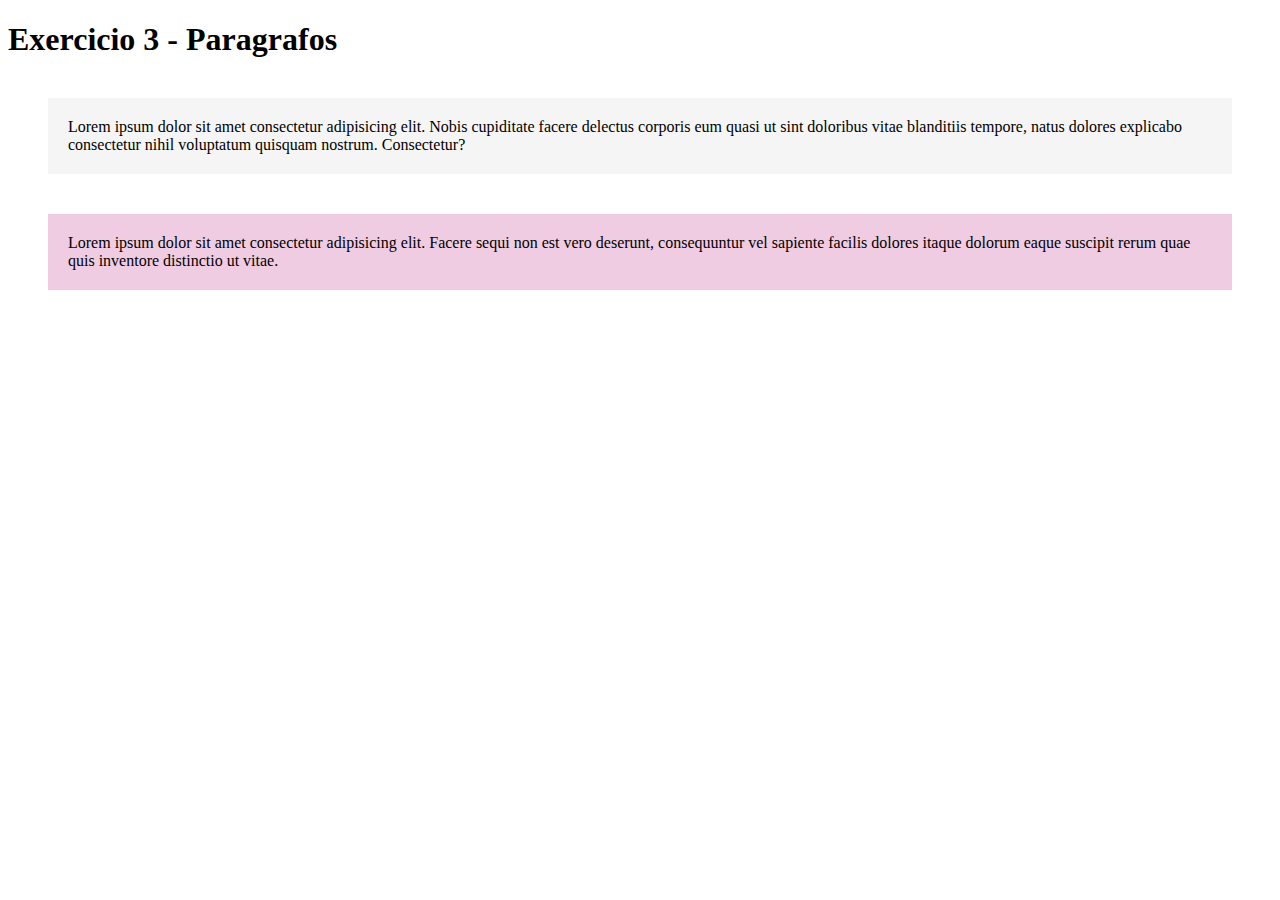
<file: 03-paragrafos/index.html>
<!DOCTYPE html>
<html lang="en">

<head>
    <meta charset="UTF-8">
    <meta name="viewport" content="width=device-width, initial-scale=1.0">
    <title>Exercio 3 - Paragrafos</title>
    <link rel="stylesheet" href="style.css">
</head>

<body>
    <h1>Exercicio 3 - Paragrafos</h1>

    <p class="paragrafo-1"> Lorem ipsum dolor sit amet consectetur adipisicing elit. Nobis cupiditate facere delectus
        corporis eum quasi ut sint doloribus vitae blanditiis tempore, natus dolores explicabo consectetur nihil
        voluptatum quisquam nostrum. Consectetur?</p>

    <p class="paragrafo-2"> Lorem ipsum dolor sit amet consectetur adipisicing elit. Facere sequi non est vero deserunt,
        consequuntur vel sapiente facilis dolores itaque dolorum eaque suscipit rerum quae quis inventore distinctio ut
        vitae.</p>

</body>

</html>
</file>
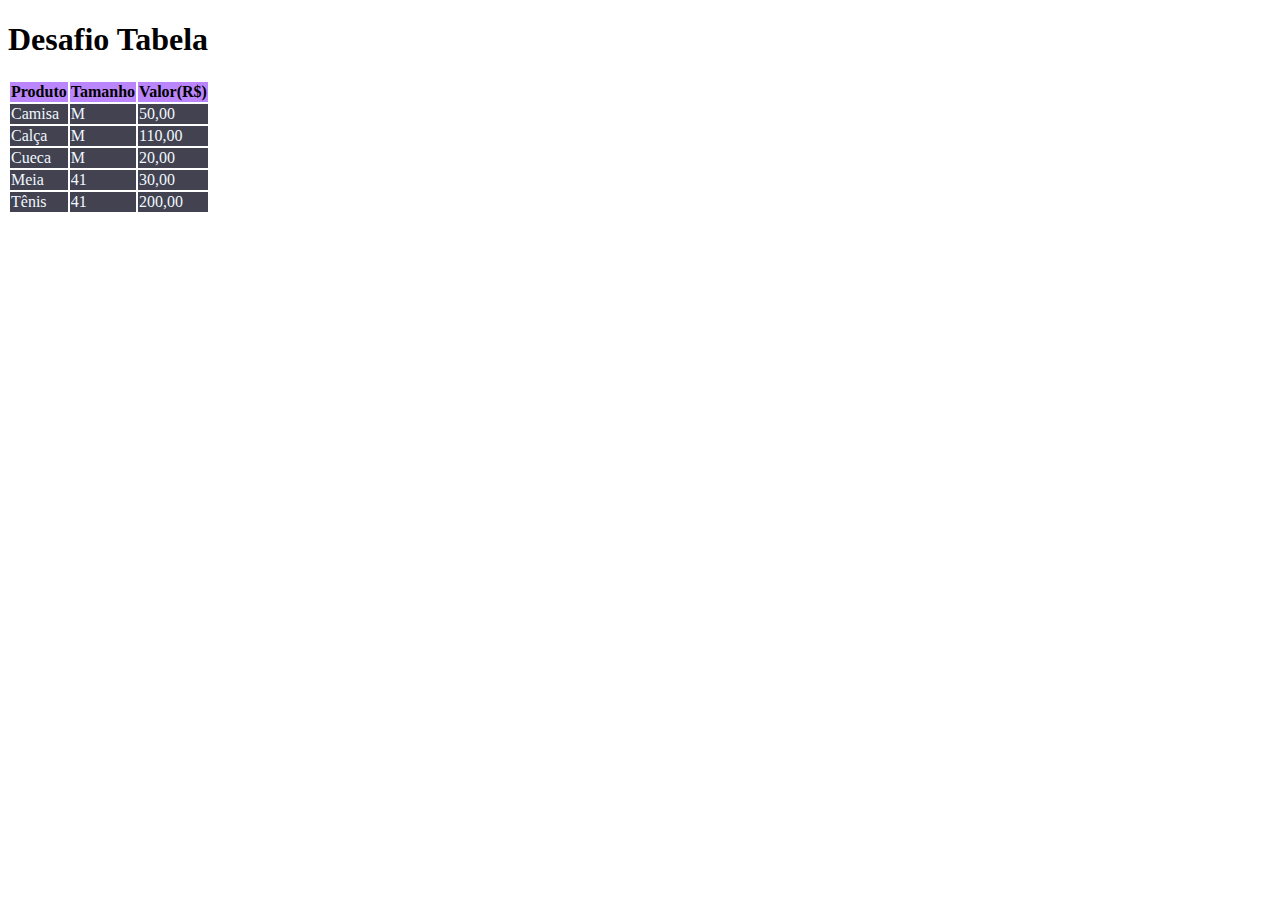
<file: 04-tabela/index.html>
<!DOCTYPE html>
<html lang="en">

<head>
    <meta charset="UTF-8">
    <meta name="viewport" content="width=device-width, initial-scale=1.0">
    <title>Desafio Tabela</title>
    <link rel="stylesheet" href="style.css">
</head>

<body>
    <h1>Desafio Tabela</h1>
    <table>
        <thead class="cabecalho-tabela">
            <tr>
                <th>Produto</th>
                <th>Tamanho</th>
                <th>Valor(R$)</th>
            </tr>
        </thead>

        <tbody class="body-tabela">
            <tr>
                <td>Camisa</td>
                <td>M</td>
                <td>50,00</td>
            </tr>
            <tr>
                <td>Calça</td>
                <td>M</td>
                <td>110,00</td>
            </tr>
            <tr>
                <td>Cueca</td>
                <td>M</td>
                <td>20,00</td>
            </tr>
            <tr>
                <td>Meia</td>
                <td>41</td>
                <td>30,00</td>
            </tr>
            <tr>
                <td>Tênis</td>
                <td>41</td>
                <td>200,00</td>
            </tr>
        </tbody>
    </table>

</body>

</html>
</file>
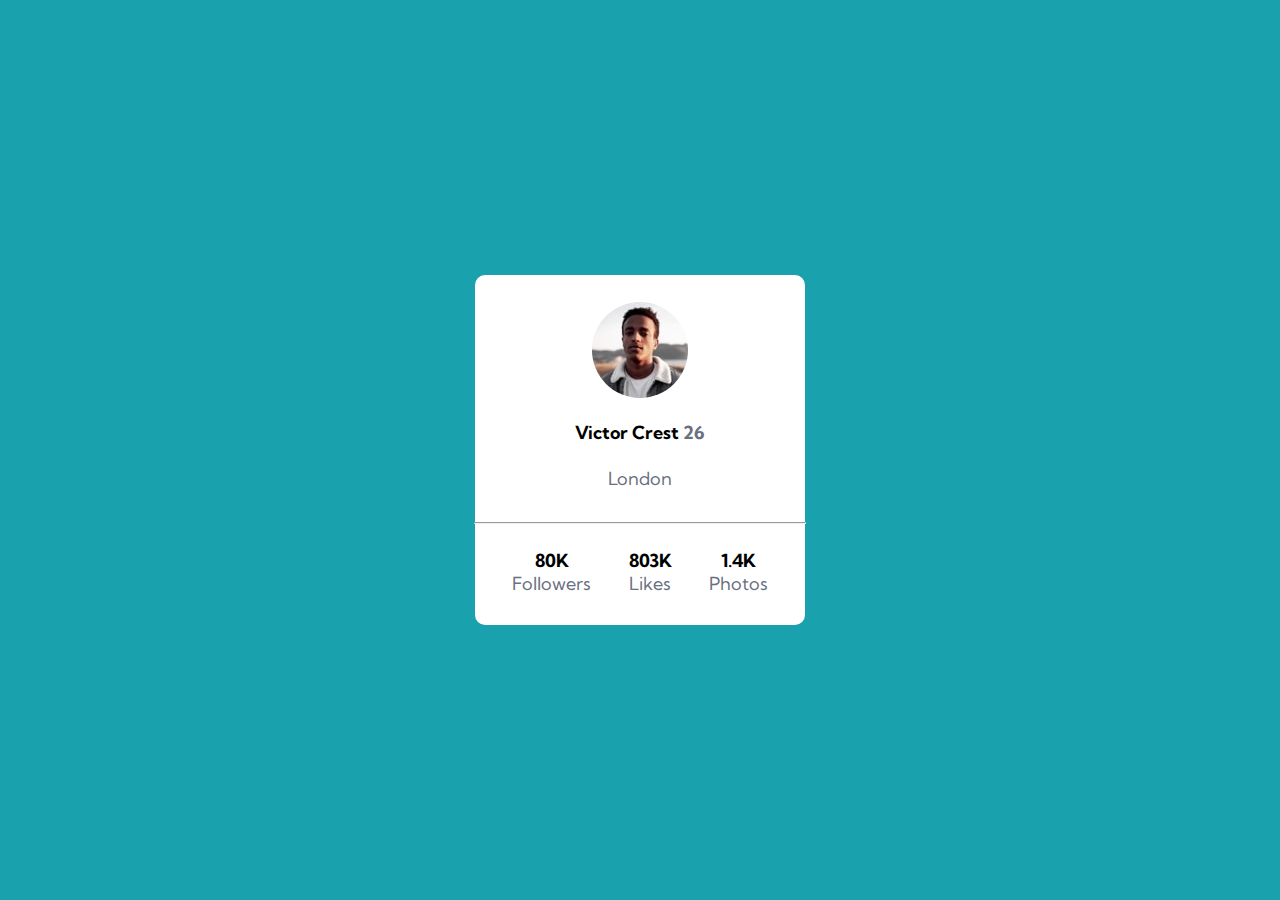
<file: 05-cartao-de-perfil/index.html>
<!DOCTYPE html>
<html lang="en">

<head>
    <meta charset="UTF-8">
    <meta name="viewport" content="width=device-width, initial-scale=1.0">
    <title>Cartão de perfil</title>
    <link rel="shortcut icon" href="./src/img/favicon-32x32.png" type="image/x-icon">
    <link rel="stylesheet" href="./src/css/style.css">
    <link rel="stylesheet" href="./src/css/reset.css">
    <link rel="stylesheet" href="./src/css/variable.css">

    <link rel="preconnect" href="https://fonts.googleapis.com">
    <link rel="preconnect" href="https://fonts.gstatic.com" crossorigin>
    <link href="https://fonts.googleapis.com/css2?family=Kumbh+Sans:wght@100..900&display=swap" rel="stylesheet">

</head>

<body>
    <main class="container">
        <div class="card">
            <div class="profile-informations">
                <img src="./src/img/image-victor.jpg" alt="foto de perfil">
                <p>Victor Crest <span class="age">26</span></p>
                <span class="city">London</span>
            </div>
            <hr>
            <ul class="profile-numbers">
                <li class="info">
                    <p class="counter">80K</p>
                    <span class="counter-type">Followers</span>
                </li>
                <li class="info">
                    <p class="counter">803K</p>
                    <span class="counter-type">Likes</span>
                </li>
                <li class="info">
                    <p class="counter">1.4K</p>
                    <span class="counter-type">Photos</span>
                </li>
            </ul>

        </div>
    </main>



</body>

</html>
</file>
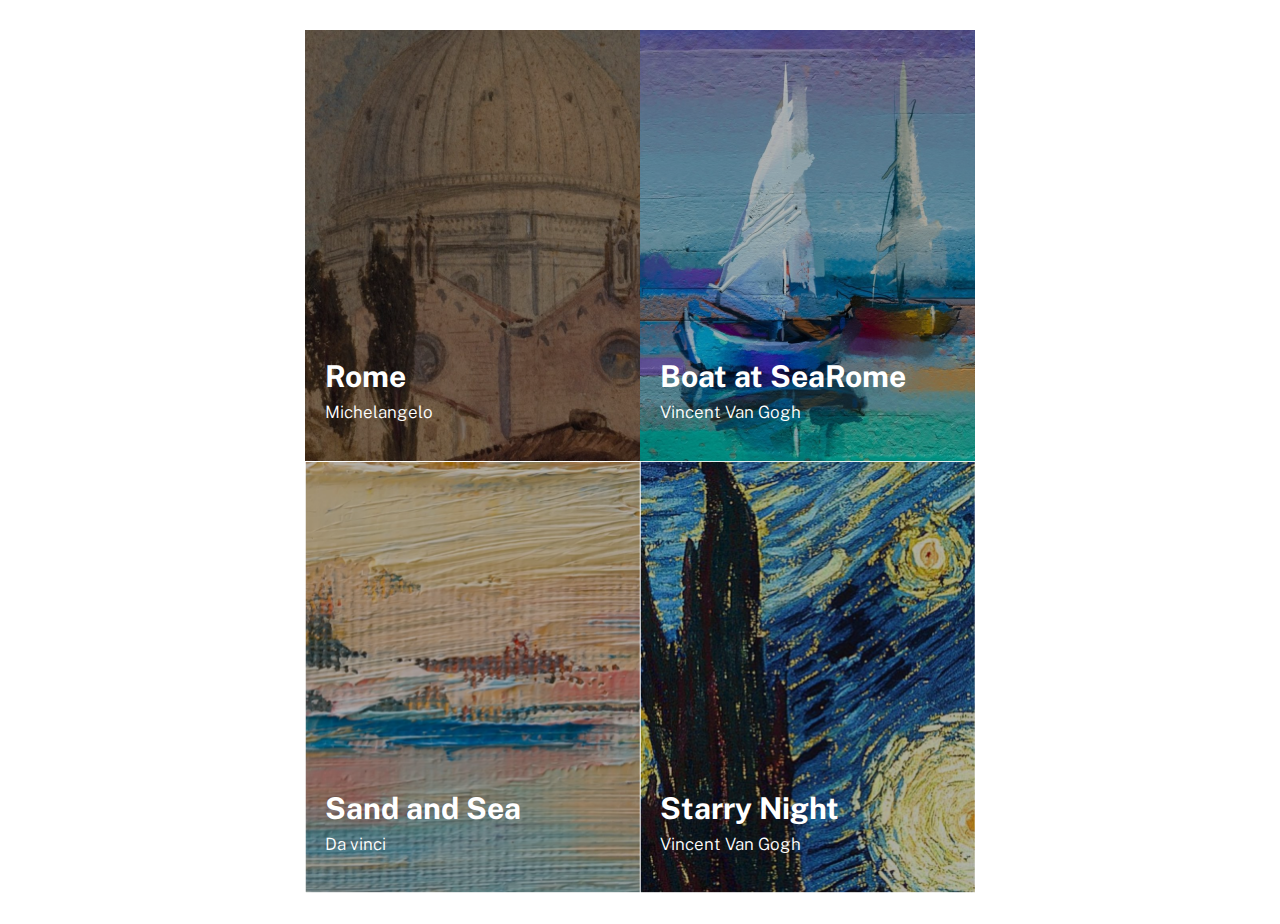
<file: 08-lista de imagens/index.html>
<!DOCTYPE html>
<html lang="en">

<head>
    <meta charset="UTF-8">
    <meta name="viewport" content="width=device-width, initial-scale=1.0">
    <title>Lista de imagens</title>
    <link rel="stylesheet" href="src/css/style.css">
    <link rel="stylesheet" href="src/css/reset.css">
    <link rel="stylesheet" href="./src/css/responsive.css">


    <link href="https://fonts.googleapis.com/css2?family=Public+Sans:ital,wght@0,100..900;1,100..900&display=swap"
        rel="stylesheet">

</head>

<body>
    <main class="main">
        <section class="pinturas">
            <div class="pintura rome">
                <img src="./src/imagens/rome.png" alt="roma">
                <div class="informacoes">
                    <h2 class="titulo">Rome</h2>
                    <h3 class="subtitulo">Michelangelo</h3>
                </div>
            </div>

            <div class="pintura boat">
                <img src="./src/imagens/boat.png" alt="roma">
                <div class="informacoes">
                    <h2 class="titulo">Boat at SeaRome</h2>
                    <h3 class="subtitulo">Vincent Van Gogh</h3>
                </div>
            </div>

            <div class="pintura sea">
                <img src="./src/imagens/sand-and-sea.png" alt="roma">
                <div class="informacoes">
                    <h2 class="titulo">Sand and Sea</h2>
                    <h3 class="subtitulo">Da vinci</h3>
                </div>
            </div>

            <div class="pintura night">
                <img src="./src/imagens/starry-night.png" alt="roma">
                <div class="informacoes">
                    <h2 class="titulo">Starry Night</h2>
                    <h3 class="subtitulo">Vincent Van Gogh</h3>
                </div>
            </div>
        </section>
    </main>
</body>

</html>
</file>
<file: 03-paragrafos/style.css>
.paragrafo-1{
    background-color: #f5f5f5;
    margin: 40px;
    padding: 20px;
}

.paragrafo-2{
    background-color: #f0cce2;
    margin: 40px;
    padding: 20px;
}
</file>
<file: 04-tabela/style.css>
.cabecalho-tabela{
    background-color: #BB86FC;
}

.body-tabela{
    background-color: #424250;
    color: aliceblue;
}
</file>
<file: 05-cartao-de-perfil/src/css/style.css>
body {
    background-color: var(--background-color);
    height: 100vh;
    font-family: 'Kumbh Sans', sans-serif;
    font-size: 18px;
}

hr {
    width: 100%;
}

.container {
    display: flex;
    align-items: center;
    justify-content: center;
    height: 100%;
}

.card {
    display: flex;
    flex-direction: column;
    align-items: center;
    justify-content: space-between;
    gap: 25px;
    background-color: #fff;
    border-radius: 10px;
    margin: 20px;
    width: 330px;
    height: 350px;
}

.card .profile-informations {
    display: flex;
    flex-direction: column;
    justify-content: space-around;
    align-items: center;
    gap: 10px;
    height: 100%;
}

.card .profile-informations img {
    border-radius: 50%;
    margin-top: 20px;
}

.card .profile-numbers {
    display: flex;
    align-items: center;
    justify-content: space-evenly;
    width: 100%;
    padding-bottom: 30px;
    text-align: center;
}

.profile-numbers .info .counter, .card .profile-informations p{
    font-weight: 700;
}

.card .profile-informations .age, .card .profile-informations .city, .profile-numbers .info .counter-type{
    color: var(--text-color);
}
</file>
<file: 05-cartao-de-perfil/src/css/variable.css>
:root{  
    --background-color: hsl(185, 75%, 39%);
    --text-color: hsl(227, 10%, 46%);
    --card-color: hsl(0, 0%, 59%);
}
</file>
<file: 08-lista de imagens/src/css/style.css>
html {
    font-family: "Public Sans", sans-serif;
    font-weight: 300;
    color: #fff;
}

main{
    display: flex;
    min-height: 100vh;
    align-items: center;
    justify-content: center;
}

.pinturas {
    display: flex;
    gap: 20px;
    justify-content: center;
    flex-wrap: wrap;
}

.pinturas .pintura {
    width: 335px;
    height: 432px;
    position: relative;
}

.pinturas .pintura img{
    width: 100%;
}

.pinturas .pintura .informacoes {
    position: absolute;
    color: #fff;
    bottom: 40px;
    left: 20px;
}

.pinturas .pintura .informacoes .titulo{
    font-size: 30px;
    margin-bottom: 8px;
}

.pinturas .pintura .informacoes .subtitulo{
    font-size: 17px;
    font-weight: 300;
}
</file>
<file: 08-lista de imagens/src/css/responsive.css>
@media (max-width:1440px) {
    .pinturas {
        max-width: 900px;
        margin: 30px 0;
        gap: 0;
    }

    
}
</file>
